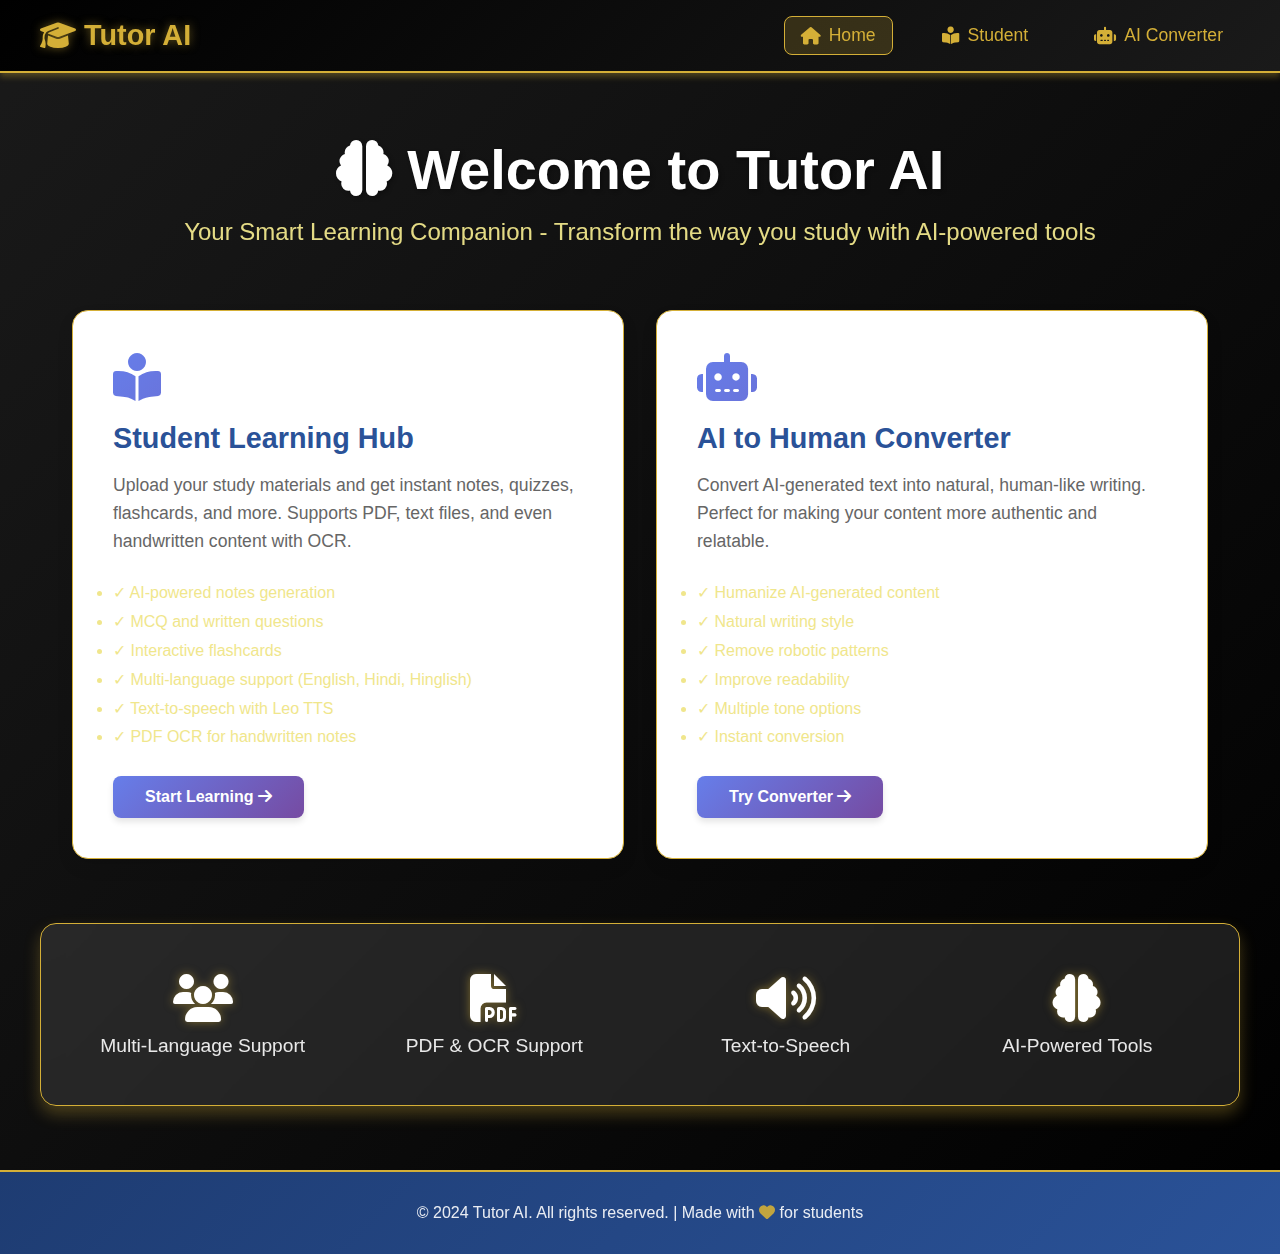
<file: index.html>
<!DOCTYPE html>
<html lang="en">
<head>
    <meta charset="UTF-8">
    <meta name="viewport" content="width=device-width, initial-scale=1.0">
    <title>Tutor AI - Smart Learning Platform</title>
    <link rel="stylesheet" href="https://cdnjs.cloudflare.com/ajax/libs/font-awesome/6.4.0/css/all.min.css">
    <link rel="stylesheet" href="theme-gold-black.css">
    <style>
        * {
            margin: 0;
            padding: 0;
            box-sizing: border-box;
        }
        
        body {
            font-family: 'Segoe UI', Tahoma, Geneva, Verdana, sans-serif;
            background: linear-gradient(135deg, #1a1a1a 0%, #000000 100%);
            min-height: 100vh;
        }
        
        /* Navigation Bar */
        nav {
            background: linear-gradient(135deg, #000000 0%, #1a1a1a 100%);
            padding: 1rem 2rem;
            box-shadow: 0 4px 6px rgba(212, 175, 55, 0.3);
            border-bottom: 2px solid #d4af37;
            position: sticky;
            top: 0;
            z-index: 1000;
        }
        
        .nav-container {
            max-width: 1200px;
            margin: 0 auto;
            display: flex;
            justify-content: space-between;
            align-items: center;
        }
        
        .logo {
            color: #d4af37;
            font-size: 1.8rem;
            font-weight: bold;
            text-decoration: none;
            display: flex;
            align-items: center;
            gap: 0.5rem;
            text-shadow: 0 0 10px rgba(212, 175, 55, 0.5);
        }
        
        .nav-links {
            display: flex;
            gap: 2rem;
            list-style: none;
        }
        
        .nav-links a {
            color: #d4af37;
            text-decoration: none;
            font-size: 1.1rem;
            padding: 0.5rem 1rem;
            border-radius: 8px;
            transition: all 0.3s ease;
            display: flex;
            align-items: center;
            gap: 0.5rem;
            border: 1px solid transparent;
        }
        
        .nav-links a:hover {
            background: rgba(212, 175, 55, 0.1);
            border-color: #d4af37;
            transform: translateY(-2px);
            box-shadow: 0 4px 8px rgba(212, 175, 55, 0.3);
        }
        
        .nav-links a.active {
            background: rgba(212, 175, 55, 0.2);
            border-color: #d4af37;
        }
        
        /* Hero Section */
        .hero {
            max-width: 1200px;
            margin: 4rem auto;
            padding: 0 2rem;
            text-align: center;
            color: white;
        }
        
        .hero h1 {
            font-size: 3.5rem;
            margin-bottom: 1rem;
            text-shadow: 2px 2px 4px rgba(0,0,0,0.3);
            animation: fadeInDown 1s ease;
        }
        
        .hero p {
            font-size: 1.5rem;
            margin-bottom: 3rem;
            opacity: 0.95;
            animation: fadeInUp 1s ease;
        }
        
        /* Features Grid */
        .features {
            max-width: 1200px;
            margin: 4rem auto;
            padding: 0 2rem;
            display: grid;
            grid-template-columns: repeat(auto-fit, minmax(350px, 1fr));
            gap: 2rem;
        }
        
        .feature-card {
            background: white;
            border-radius: 16px;
            padding: 2.5rem;
            box-shadow: 0 8px 16px rgba(0,0,0,0.1);
            transition: all 0.3s ease;
            animation: fadeIn 1s ease;
        }
        
        .feature-card:hover {
            transform: translateY(-8px);
            box-shadow: 0 12px 24px rgba(0,0,0,0.2);
        }
        
        .feature-icon {
            font-size: 3rem;
            margin-bottom: 1rem;
            background: linear-gradient(135deg, #667eea 0%, #764ba2 100%);
            -webkit-background-clip: text;
            -webkit-text-fill-color: transparent;
            background-clip: text;
        }
        
        .feature-card h3 {
            color: #2a5298;
            font-size: 1.8rem;
            margin-bottom: 1rem;
        }
        
        .feature-card p {
            color: #666;
            font-size: 1.1rem;
            line-height: 1.6;
            margin-bottom: 1.5rem;
        }
        
        .feature-btn {
            display: inline-block;
            padding: 0.75rem 2rem;
            background: linear-gradient(135deg, #667eea 0%, #764ba2 100%);
            color: white;
            text-decoration: none;
            border-radius: 8px;
            font-weight: 600;
            transition: all 0.3s ease;
            box-shadow: 0 4px 6px rgba(0,0,0,0.1);
        }
        
        .feature-btn:hover {
            transform: translateY(-2px);
            box-shadow: 0 6px 12px rgba(0,0,0,0.2);
        }
        
        /* Stats Section */
        .stats {
            max-width: 1200px;
            margin: 4rem auto;
            padding: 3rem 2rem;
            background: rgba(255, 255, 255, 0.1);
            border-radius: 16px;
            backdrop-filter: blur(10px);
            display: grid;
            grid-template-columns: repeat(auto-fit, minmax(200px, 1fr));
            gap: 2rem;
            text-align: center;
        }
        
        .stat-item h2 {
            color: white;
            font-size: 3rem;
            margin-bottom: 0.5rem;
        }
        
        .stat-item p {
            color: rgba(255, 255, 255, 0.9);
            font-size: 1.2rem;
        }
        
        /* Footer */
        footer {
            background: linear-gradient(135deg, #1e3c72 0%, #2a5298 100%);
            color: white;
            text-align: center;
            padding: 2rem;
            margin-top: 4rem;
        }
        
        footer p {
            font-size: 1rem;
            opacity: 0.9;
        }
        
        /* Animations */
        @keyframes fadeIn {
            from {
                opacity: 0;
                transform: translateY(20px);
            }
            to {
                opacity: 1;
                transform: translateY(0);
            }
        }
        
        @keyframes fadeInDown {
            from {
                opacity: 0;
                transform: translateY(-30px);
            }
            to {
                opacity: 1;
                transform: translateY(0);
            }
        }
        
        @keyframes fadeInUp {
            from {
                opacity: 0;
                transform: translateY(30px);
            }
            to {
                opacity: 1;
                transform: translateY(0);
            }
        }
        
        /* Responsive */
        @media (max-width: 768px) {
            .nav-links {
                gap: 1rem;
            }
            
            .nav-links a {
                font-size: 0.9rem;
                padding: 0.4rem 0.8rem;
            }
            
            .hero h1 {
                font-size: 2.5rem;
            }
            
            .hero p {
                font-size: 1.2rem;
            }
            
            .features {
                grid-template-columns: 1fr;
            }
            
            .stats {
                grid-template-columns: 1fr;
            }
        }
        
        /* Mobile Menu Toggle */
        .menu-toggle {
            display: none;
            background: none;
            border: none;
            color: white;
            font-size: 1.5rem;
            cursor: pointer;
        }
        
        @media (max-width: 768px) {
            .menu-toggle {
                display: block;
            }
            
            .nav-links {
                display: none;
                position: absolute;
                top: 100%;
                left: 0;
                right: 0;
                background: linear-gradient(135deg, #1e3c72 0%, #2a5298 100%);
                flex-direction: column;
                padding: 1rem;
                gap: 0.5rem;
            }
            
            .nav-links.active {
                display: flex;
            }
        }
    </style>
</head>
<body>
    <!-- Navigation -->
    <nav>
        <div class="nav-container">
            <a href="index.html" class="logo">
                <i class="fas fa-graduation-cap"></i>
                Tutor AI
            </a>
            <button class="menu-toggle" onclick="toggleMenu()">
                <i class="fas fa-bars"></i>
            </button>
            <ul class="nav-links" id="navLinks">
                <li><a href="index.html" class="active"><i class="fas fa-home"></i> Home</a></li>
                <li><a href="student.html"><i class="fas fa-book-reader"></i> Student</a></li>
                <li><a href="ai-converter.html"><i class="fas fa-robot"></i> AI Converter</a></li>
            </ul>
        </div>
    </nav>

    <!-- Hero Section -->
    <section class="hero">
        <h1><i class="fas fa-brain"></i> Welcome to Tutor AI</h1>
        <p>Your Smart Learning Companion - Transform the way you study with AI-powered tools</p>
    </section>

    <!-- Features Section -->
    <section class="features">
        <div class="feature-card">
            <div class="feature-icon">
                <i class="fas fa-book-reader"></i>
            </div>
            <h3>Student Learning Hub</h3>
            <p>Upload your study materials and get instant notes, quizzes, flashcards, and more. Supports PDF, text files, and even handwritten content with OCR.</p>
            <ul style="text-align: left; color: #666; margin-bottom: 1.5rem; line-height: 1.8;">
                <li>✓ AI-powered notes generation</li>
                <li>✓ MCQ and written questions</li>
                <li>✓ Interactive flashcards</li>
                <li>✓ Multi-language support (English, Hindi, Hinglish)</li>
                <li>✓ Text-to-speech with Leo TTS</li>
                <li>✓ PDF OCR for handwritten notes</li>
            </ul>
            <a href="student.html" class="feature-btn">Start Learning <i class="fas fa-arrow-right"></i></a>
        </div>

        <div class="feature-card">
            <div class="feature-icon">
                <i class="fas fa-robot"></i>
            </div>
            <h3>AI to Human Converter</h3>
            <p>Convert AI-generated text into natural, human-like writing. Perfect for making your content more authentic and relatable.</p>
            <ul style="text-align: left; color: #666; margin-bottom: 1.5rem; line-height: 1.8;">
                <li>✓ Humanize AI-generated content</li>
                <li>✓ Natural writing style</li>
                <li>✓ Remove robotic patterns</li>
                <li>✓ Improve readability</li>
                <li>✓ Multiple tone options</li>
                <li>✓ Instant conversion</li>
            </ul>
            <a href="ai-converter.html" class="feature-btn">Try Converter <i class="fas fa-arrow-right"></i></a>
        </div>
    </section>

    <!-- Stats Section -->
    <section class="stats">
        <div class="stat-item">
            <h2><i class="fas fa-users"></i></h2>
            <p>Multi-Language Support</p>
        </div>
        <div class="stat-item">
            <h2><i class="fas fa-file-pdf"></i></h2>
            <p>PDF & OCR Support</p>
        </div>
        <div class="stat-item">
            <h2><i class="fas fa-volume-up"></i></h2>
            <p>Text-to-Speech</p>
        </div>
        <div class="stat-item">
            <h2><i class="fas fa-brain"></i></h2>
            <p>AI-Powered Tools</p>
        </div>
    </section>

    <!-- Footer -->
    <footer>
        <p>&copy; 2024 Tutor AI. All rights reserved. | Made with <i class="fas fa-heart" style="color: #ff6b6b;"></i> for students</p>
    </footer>

    <script>
        function toggleMenu() {
            const navLinks = document.getElementById('navLinks');
            navLinks.classList.toggle('active');
        }
        
        // Close menu when clicking outside
        document.addEventListener('click', function(event) {
            const nav = document.querySelector('nav');
            const navLinks = document.getElementById('navLinks');
            const menuToggle = document.querySelector('.menu-toggle');
            
            if (!nav.contains(event.target) && navLinks.classList.contains('active')) {
                navLinks.classList.remove('active');
            }
        });
    </script>
</body>
</html>
</file>
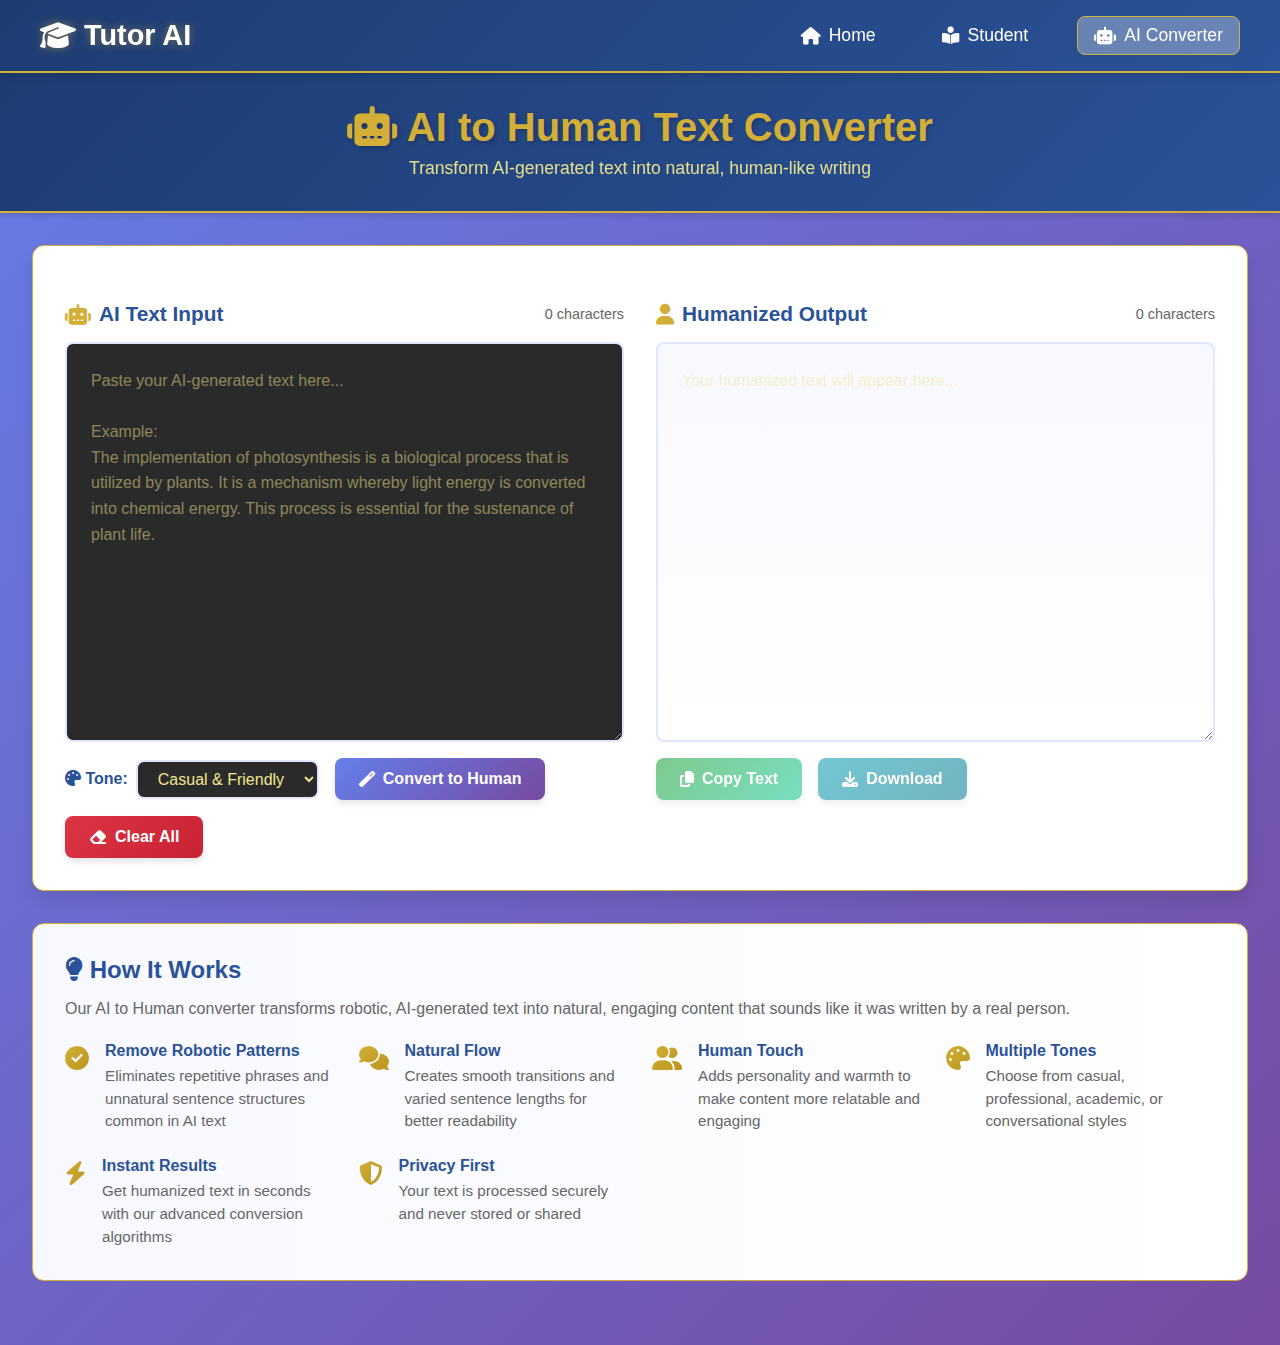
<file: ai-converter.html>
<!DOCTYPE html>
<html lang="en">
<head>
    <meta charset="UTF-8">
    <meta name="viewport" content="width=device-width, initial-scale=1.0">
    <title>AI to Human Text Converter - Tutor AI</title>
    <link rel="stylesheet" href="https://cdnjs.cloudflare.com/ajax/libs/font-awesome/6.4.0/css/all.min.css">
    <link rel="stylesheet" href="theme-gold-black.css">
    <style>
        * {
            margin: 0;
            padding: 0;
            box-sizing: border-box;
        }
        
        body {
            font-family: 'Segoe UI', Tahoma, Geneva, Verdana, sans-serif;
            background: linear-gradient(135deg, #667eea 0%, #764ba2 100%);
            min-height: 100vh;
        }
        
        /* Navigation Bar */
        nav {
            background: linear-gradient(135deg, #1e3c72 0%, #2a5298 100%);
            padding: 1rem 2rem;
            box-shadow: 0 4px 6px rgba(0,0,0,0.1);
            position: sticky;
            top: 0;
            z-index: 1000;
        }
        
        .nav-container {
            max-width: 1200px;
            margin: 0 auto;
            display: flex;
            justify-content: space-between;
            align-items: center;
        }
        
        .logo {
            color: white;
            font-size: 1.8rem;
            font-weight: bold;
            text-decoration: none;
            display: flex;
            align-items: center;
            gap: 0.5rem;
        }
        
        .nav-links {
            display: flex;
            gap: 2rem;
            list-style: none;
        }
        
        .nav-links a {
            color: white;
            text-decoration: none;
            font-size: 1.1rem;
            padding: 0.5rem 1rem;
            border-radius: 8px;
            transition: all 0.3s ease;
            display: flex;
            align-items: center;
            gap: 0.5rem;
        }
        
        .nav-links a:hover {
            background: rgba(255, 255, 255, 0.2);
            transform: translateY(-2px);
        }
        
        .nav-links a.active {
            background: rgba(255, 255, 255, 0.3);
        }
        
        .menu-toggle {
            display: none;
            background: none;
            border: none;
            color: white;
            font-size: 1.5rem;
            cursor: pointer;
        }
        
        header {
            background: linear-gradient(135deg, #1e3c72 0%, #2a5298 100%);
            color: white;
            text-align: center;
            padding: 2rem 1rem;
            box-shadow: 0 4px 6px rgba(0,0,0,0.1);
        }
        
        header h1 {
            font-size: 2.5rem;
            margin-bottom: 0.5rem;
            text-shadow: 2px 2px 4px rgba(0,0,0,0.2);
        }
        
        header p {
            font-size: 1.1rem;
            opacity: 0.95;
        }
        
        .container {
            max-width: 1400px;
            margin: 2rem auto;
            padding: 0 2rem 2rem 2rem;
        }
        
        .converter-section {
            background: white;
            border-radius: 12px;
            padding: 2rem;
            box-shadow: 0 8px 16px rgba(0,0,0,0.1);
            margin-bottom: 2rem;
        }
        
        .converter-grid {
            display: grid;
            grid-template-columns: 1fr 1fr;
            gap: 2rem;
            margin-top: 1.5rem;
        }
        
        .input-section, .output-section {
            display: flex;
            flex-direction: column;
        }
        
        .section-header {
            display: flex;
            justify-content: space-between;
            align-items: center;
            margin-bottom: 1rem;
        }
        
        .section-header h3 {
            color: #2a5298;
            font-size: 1.3rem;
            display: flex;
            align-items: center;
            gap: 0.5rem;
        }
        
        .char-count {
            color: #666;
            font-size: 0.9rem;
        }
        
        textarea {
            width: 100%;
            min-height: 400px;
            padding: 1.5rem;
            border: 2px solid #e0e7ff;
            border-radius: 8px;
            font-size: 1rem;
            font-family: 'Segoe UI', Tahoma, Geneva, Verdana, sans-serif;
            line-height: 1.6;
            resize: vertical;
            transition: border-color 0.3s ease;
        }
        
        textarea:focus {
            outline: none;
            border-color: #667eea;
            box-shadow: 0 0 0 3px rgba(102, 126, 234, 0.1);
        }
        
        #outputText {
            background: linear-gradient(to bottom, #f8f9ff 0%, #ffffff 100%);
        }
        
        .controls {
            display: flex;
            gap: 1rem;
            margin-top: 1rem;
            flex-wrap: wrap;
        }
        
        .tone-selector {
            display: flex;
            gap: 0.5rem;
            align-items: center;
            flex-wrap: wrap;
        }
        
        .tone-selector label {
            color: #2a5298;
            font-weight: 600;
        }
        
        .tone-selector select {
            padding: 0.5rem 1rem;
            border: 2px solid #e0e7ff;
            border-radius: 8px;
            font-size: 1rem;
            cursor: pointer;
            transition: all 0.3s ease;
        }
        
        .tone-selector select:focus {
            outline: none;
            border-color: #667eea;
        }
        
        button {
            padding: 0.75rem 1.5rem;
            background: linear-gradient(135deg, #667eea 0%, #764ba2 100%);
            color: white;
            border: none;
            cursor: pointer;
            border-radius: 8px;
            font-size: 1rem;
            font-weight: 600;
            transition: all 0.3s ease;
            box-shadow: 0 4px 6px rgba(0,0,0,0.1);
            display: flex;
            align-items: center;
            gap: 0.5rem;
        }
        
        button:hover {
            transform: translateY(-2px);
            box-shadow: 0 6px 12px rgba(0,0,0,0.2);
        }
        
        button:active {
            transform: translateY(0);
        }
        
        button:disabled {
            opacity: 0.6;
            cursor: not-allowed;
            transform: none;
        }
        
        .convert-btn {
            background: linear-gradient(135deg, #667eea 0%, #764ba2 100%);
        }
        
        .copy-btn {
            background: linear-gradient(135deg, #28a745 0%, #20c997 100%);
        }
        
        .clear-btn {
            background: linear-gradient(135deg, #dc3545 0%, #c82333 100%);
        }
        
        .download-btn {
            background: linear-gradient(135deg, #17a2b8 0%, #138496 100%);
        }
        
        .features-info {
            background: linear-gradient(to right, #f8f9ff 0%, #ffffff 100%);
            border-radius: 12px;
            padding: 2rem;
            margin-top: 2rem;
        }
        
        .features-info h3 {
            color: #2a5298;
            margin-bottom: 1rem;
            font-size: 1.5rem;
        }
        
        .features-grid {
            display: grid;
            grid-template-columns: repeat(auto-fit, minmax(250px, 1fr));
            gap: 1.5rem;
            margin-top: 1.5rem;
        }
        
        .feature-item {
            display: flex;
            align-items: start;
            gap: 1rem;
        }
        
        .feature-icon {
            font-size: 1.5rem;
            color: #667eea;
            margin-top: 0.2rem;
        }
        
        .feature-text h4 {
            color: #2a5298;
            margin-bottom: 0.3rem;
        }
        
        .feature-text p {
            color: #666;
            font-size: 0.95rem;
            line-height: 1.5;
        }
        
        .loading {
            display: none;
            text-align: center;
            padding: 2rem;
            color: #667eea;
        }
        
        .loading.active {
            display: block;
        }
        
        .spinner {
            border: 4px solid #f3f3f3;
            border-top: 4px solid #667eea;
            border-radius: 50%;
            width: 40px;
            height: 40px;
            animation: spin 1s linear infinite;
            margin: 0 auto 1rem;
        }
        
        @keyframes spin {
            0% { transform: rotate(0deg); }
            100% { transform: rotate(360deg); }
        }
        
        .success-message {
            background: #d4edda;
            color: #155724;
            padding: 1rem;
            border-radius: 8px;
            margin-top: 1rem;
            display: none;
            border-left: 4px solid #28a745;
        }
        
        .success-message.active {
            display: block;
            animation: fadeIn 0.3s ease;
        }
        
        @keyframes fadeIn {
            from {
                opacity: 0;
                transform: translateY(-10px);
            }
            to {
                opacity: 1;
                transform: translateY(0);
            }
        }
        
        /* Responsive */
        @media (max-width: 768px) {
            .menu-toggle {
                display: block;
            }
            
            .nav-links {
                display: none;
                position: absolute;
                top: 100%;
                left: 0;
                right: 0;
                background: linear-gradient(135deg, #1e3c72 0%, #2a5298 100%);
                flex-direction: column;
                padding: 1rem;
                gap: 0.5rem;
            }
            
            .nav-links.active {
                display: flex;
            }
            
            header h1 {
                font-size: 2rem;
            }
            
            .converter-grid {
                grid-template-columns: 1fr;
            }
            
            .controls {
                flex-direction: column;
            }
            
            .tone-selector {
                width: 100%;
            }
            
            .tone-selector select {
                flex: 1;
            }
            
            button {
                width: 100%;
                justify-content: center;
            }
            
            .features-grid {
                grid-template-columns: 1fr;
            }
        }
    </style>
</head>
<body>
    <!-- Navigation -->
    <nav>
        <div class="nav-container">
            <a href="index.html" class="logo">
                <i class="fas fa-graduation-cap"></i>
                Tutor AI
            </a>
            <button class="menu-toggle" onclick="toggleMenu()">
                <i class="fas fa-bars"></i>
            </button>
            <ul class="nav-links" id="navLinks">
                <li><a href="index.html"><i class="fas fa-home"></i> Home</a></li>
                <li><a href="student.html"><i class="fas fa-book-reader"></i> Student</a></li>
                <li><a href="ai-converter.html" class="active"><i class="fas fa-robot"></i> AI Converter</a></li>
            </ul>
        </div>
    </nav>

    <header>
        <h1><i class="fas fa-robot"></i> AI to Human Text Converter</h1>
        <p>Transform AI-generated text into natural, human-like writing</p>
    </header>

    <div class="container">
        <div class="converter-section">
            <div class="converter-grid">
                <div class="input-section">
                    <div class="section-header">
                        <h3><i class="fas fa-robot"></i> AI Text Input</h3>
                        <span class="char-count" id="inputCount">0 characters</span>
                    </div>
                    <textarea 
                        id="inputText" 
                        placeholder="Paste your AI-generated text here...&#10;&#10;Example:&#10;The implementation of photosynthesis is a biological process that is utilized by plants. It is a mechanism whereby light energy is converted into chemical energy. This process is essential for the sustenance of plant life."
                        oninput="updateCharCount()"
                    ></textarea>
                    <div class="controls">
                        <div class="tone-selector">
                            <label for="toneSelect"><i class="fas fa-palette"></i> Tone:</label>
                            <select id="toneSelect">
                                <option value="casual">Casual & Friendly</option>
                                <option value="professional">Professional</option>
                                <option value="academic">Academic</option>
                                <option value="conversational">Conversational</option>
                                <option value="simple">Simple & Clear</option>
                            </select>
                        </div>
                        <button class="convert-btn" onclick="convertText()">
                            <i class="fas fa-magic"></i> Convert to Human
                        </button>
                        <button class="clear-btn" onclick="clearAll()">
                            <i class="fas fa-eraser"></i> Clear All
                        </button>
                    </div>
                </div>

                <div class="output-section">
                    <div class="section-header">
                        <h3><i class="fas fa-user"></i> Humanized Output</h3>
                        <span class="char-count" id="outputCount">0 characters</span>
                    </div>
                    <textarea 
                        id="outputText" 
                        placeholder="Your humanized text will appear here..."
                        readonly
                    ></textarea>
                    <div class="controls">
                        <button class="copy-btn" onclick="copyOutput()" id="copyBtn" disabled>
                            <i class="fas fa-copy"></i> Copy Text
                        </button>
                        <button class="download-btn" onclick="downloadOutput()" id="downloadBtn" disabled>
                            <i class="fas fa-download"></i> Download
                        </button>
                    </div>
                    <div class="success-message" id="successMessage">
                        <i class="fas fa-check-circle"></i> Text copied to clipboard!
                    </div>
                </div>
            </div>

            <div class="loading" id="loading">
                <div class="spinner"></div>
                <p>Converting your text to human-like writing...</p>
            </div>
        </div>

        <div class="features-info">
            <h3><i class="fas fa-lightbulb"></i> How It Works</h3>
            <p style="color: #666; margin-bottom: 1.5rem;">Our AI to Human converter transforms robotic, AI-generated text into natural, engaging content that sounds like it was written by a real person.</p>
            
            <div class="features-grid">
                <div class="feature-item">
                    <div class="feature-icon"><i class="fas fa-check-circle"></i></div>
                    <div class="feature-text">
                        <h4>Remove Robotic Patterns</h4>
                        <p>Eliminates repetitive phrases and unnatural sentence structures common in AI text</p>
                    </div>
                </div>
                
                <div class="feature-item">
                    <div class="feature-icon"><i class="fas fa-comments"></i></div>
                    <div class="feature-text">
                        <h4>Natural Flow</h4>
                        <p>Creates smooth transitions and varied sentence lengths for better readability</p>
                    </div>
                </div>
                
                <div class="feature-item">
                    <div class="feature-icon"><i class="fas fa-user-friends"></i></div>
                    <div class="feature-text">
                        <h4>Human Touch</h4>
                        <p>Adds personality and warmth to make content more relatable and engaging</p>
                    </div>
                </div>
                
                <div class="feature-item">
                    <div class="feature-icon"><i class="fas fa-palette"></i></div>
                    <div class="feature-text">
                        <h4>Multiple Tones</h4>
                        <p>Choose from casual, professional, academic, or conversational styles</p>
                    </div>
                </div>
                
                <div class="feature-item">
                    <div class="feature-icon"><i class="fas fa-bolt"></i></div>
                    <div class="feature-text">
                        <h4>Instant Results</h4>
                        <p>Get humanized text in seconds with our advanced conversion algorithms</p>
                    </div>
                </div>
                
                <div class="feature-item">
                    <div class="feature-icon"><i class="fas fa-shield-alt"></i></div>
                    <div class="feature-text">
                        <h4>Privacy First</h4>
                        <p>Your text is processed securely and never stored or shared</p>
                    </div>
                </div>
            </div>
        </div>
    </div>

    <script>
        function toggleMenu() {
            const navLinks = document.getElementById('navLinks');
            navLinks.classList.toggle('active');
        }
        
        // Close menu when clicking outside
        document.addEventListener('click', function(event) {
            const nav = document.querySelector('nav');
            const navLinks = document.getElementById('navLinks');
            
            if (!nav.contains(event.target) && navLinks.classList.contains('active')) {
                navLinks.classList.remove('active');
            }
        });
        
        function updateCharCount() {
            const inputText = document.getElementById('inputText').value;
            const outputText = document.getElementById('outputText').value;
            
            document.getElementById('inputCount').textContent = `${inputText.length} characters`;
            document.getElementById('outputCount').textContent = `${outputText.length} characters`;
        }
        
        function convertText() {
            const inputText = document.getElementById('inputText').value.trim();
            const tone = document.getElementById('toneSelect').value;
            
            if (!inputText) {
                alert('Please enter some text to convert!');
                return;
            }
            
            // Show loading
            document.getElementById('loading').classList.add('active');
            document.getElementById('outputText').value = '';
            document.getElementById('copyBtn').disabled = true;
            document.getElementById('downloadBtn').disabled = true;
            
            // Simulate conversion (replace with actual API call if needed)
            setTimeout(() => {
                const humanizedText = humanizeText(inputText, tone);
                document.getElementById('outputText').value = humanizedText;
                document.getElementById('loading').classList.remove('active');
                document.getElementById('copyBtn').disabled = false;
                document.getElementById('downloadBtn').disabled = false;
                updateCharCount();
            }, 1500);
        }
        
        function humanizeText(text, tone) {
            // Advanced humanization algorithm
            let humanized = text;
            
            // Remove overly formal phrases
            const formalReplacements = {
                'utilize': 'use',
                'implement': 'use',
                'facilitate': 'help',
                'in order to': 'to',
                'due to the fact that': 'because',
                'at this point in time': 'now',
                'for the purpose of': 'to',
                'in the event that': 'if',
                'with regard to': 'about',
                'in accordance with': 'following',
                'subsequent to': 'after',
                'prior to': 'before',
                'in close proximity to': 'near',
                'is able to': 'can',
                'has the ability to': 'can',
                'it is important to note that': '',
                'it should be noted that': '',
                'it is worth mentioning that': '',
                'one can observe that': '',
                'it can be seen that': '',
                'the implementation of': '',
                'the utilization of': 'using',
                'a number of': 'several',
                'a majority of': 'most',
                'in the process of': 'while',
                'during the course of': 'during',
                'in the near future': 'soon',
                'at the present time': 'now',
                'in today\'s society': 'today',
                'it is essential to': 'you should',
                'it is necessary to': 'you need to',
                'one must': 'you should',
                'individuals': 'people',
                'persons': 'people',
                'commence': 'start',
                'terminate': 'end',
                'purchase': 'buy',
                'obtain': 'get',
                'assist': 'help',
                'endeavor': 'try',
                'attempt to': 'try to',
                'in addition': 'also',
                'furthermore': 'also',
                'moreover': 'also',
                'consequently': 'so',
                'therefore': 'so',
                'thus': 'so',
                'hence': 'so',
                'whereby': 'where',
                'wherein': 'where',
                'mechanism': 'way',
                'methodology': 'method',
                'sustenance': 'survival',
                'biological process': 'process',
                'is utilized by': 'is used by'
            };
            
            // Apply replacements
            for (const [formal, casual] of Object.entries(formalReplacements)) {
                const regex = new RegExp(formal, 'gi');
                humanized = humanized.replace(regex, casual);
            }
            
            // Remove passive voice patterns
            humanized = humanized.replace(/is (\w+ed) by/gi, (match, verb) => {
                return verb.replace(/ed$/, 's');
            });
            
            // Simplify complex sentences
            humanized = humanized.replace(/\. It is/g, '. This is');
            humanized = humanized.replace(/\. This is a/g, '. This');
            
            // Add contractions based on tone
            if (tone === 'casual' || tone === 'conversational') {
                humanized = humanized.replace(/\b(do|does|did) not\b/gi, "don't");
                humanized = humanized.replace(/\bis not\b/gi, "isn't");
                humanized = humanized.replace(/\bare not\b/gi, "aren't");
                humanized = humanized.replace(/\bwas not\b/gi, "wasn't");
                humanized = humanized.replace(/\bwere not\b/gi, "weren't");
                humanized = humanized.replace(/\bhas not\b/gi, "hasn't");
                humanized = humanized.replace(/\bhave not\b/gi, "haven't");
                humanized = humanized.replace(/\bwill not\b/gi, "won't");
                humanized = humanized.replace(/\bcannot\b/gi, "can't");
                humanized = humanized.replace(/\bshould not\b/gi, "shouldn't");
                humanized = humanized.replace(/\bwould not\b/gi, "wouldn't");
                humanized = humanized.replace(/\bit is\b/gi, "it's");
                humanized = humanized.replace(/\bthat is\b/gi, "that's");
                humanized = humanized.replace(/\bwhat is\b/gi, "what's");
                humanized = humanized.replace(/\bwho is\b/gi, "who's");
                humanized = humanized.replace(/\bthey are\b/gi, "they're");
                humanized = humanized.replace(/\bwe are\b/gi, "we're");
                humanized = humanized.replace(/\byou are\b/gi, "you're");
            }
            
            // Add tone-specific modifications
            if (tone === 'casual') {
                humanized = humanized.replace(/\bHowever,/g, 'But');
                humanized = humanized.replace(/\bNevertheless,/g, 'Still,');
                humanized = humanized.replace(/\bAdditionally,/g, 'Plus,');
            } else if (tone === 'conversational') {
                humanized = humanized.replace(/^/, 'You know, ');
                humanized = humanized.replace(/\. /g, '. Well, ');
                humanized = humanized.replace(/\. Well, Well, /g, '. ');
            } else if (tone === 'simple') {
                // Break long sentences
                humanized = humanized.replace(/(\w+), which (\w+)/g, '$1. It $2');
                humanized = humanized.replace(/(\w+), and (\w+)/g, '$1. Also, $2');
            }
            
            // Clean up multiple spaces and punctuation
            humanized = humanized.replace(/\s+/g, ' ');
            humanized = humanized.replace(/\s+\./g, '.');
            humanized = humanized.replace(/\.\s*\./g, '.');
            humanized = humanized.replace(/\s+,/g, ',');
            
            // Capitalize first letter after period
            humanized = humanized.replace(/\.\s+(\w)/g, (match, letter) => {
                return '. ' + letter.toUpperCase();
            });
            
            // Ensure first letter is capitalized
            humanized = humanized.charAt(0).toUpperCase() + humanized.slice(1);
            
            return humanized.trim();
        }
        
        function copyOutput() {
            const outputText = document.getElementById('outputText').value;
            
            if (!outputText) {
                alert('No text to copy!');
                return;
            }
            
            // Modern clipboard API
            if (navigator.clipboard && navigator.clipboard.writeText) {
                navigator.clipboard.writeText(outputText).then(() => {
                    showSuccessMessage();
                }).catch(err => {
                    console.error('Failed to copy:', err);
                    fallbackCopy(outputText);
                });
            } else {
                fallbackCopy(outputText);
            }
        }
        
        function fallbackCopy(text) {
            const textarea = document.getElementById('outputText');
            textarea.select();
            textarea.setSelectionRange(0, 99999); // For mobile
            
            try {
                document.execCommand('copy');
                showSuccessMessage();
            } catch (err) {
                alert('Failed to copy text. Please copy manually.');
            }
        }
        
        function showSuccessMessage() {
            const message = document.getElementById('successMessage');
            message.classList.add('active');
            setTimeout(() => {
                message.classList.remove('active');
            }, 3000);
        }
        
        function downloadOutput() {
            const outputText = document.getElementById('outputText').value;
            
            if (!outputText) {
                alert('No text to download!');
                return;
            }
            
            const blob = new Blob([outputText], { type: 'text/plain;charset=utf-8' });
            const url = URL.createObjectURL(blob);
            const a = document.createElement('a');
            a.href = url;
            a.download = `humanized-text-${Date.now()}.txt`;
            document.body.appendChild(a);
            a.click();
            document.body.removeChild(a);
            URL.revokeObjectURL(url);
        }
        
        function clearAll() {
            if (confirm('Are you sure you want to clear all text?')) {
                document.getElementById('inputText').value = '';
                document.getElementById('outputText').value = '';
                document.getElementById('copyBtn').disabled = true;
                document.getElementById('downloadBtn').disabled = true;
                updateCharCount();
            }
        }
        
        // Initialize
        updateCharCount();
    </script>
</body>
</html>
</file>
<file: theme-gold-black.css>
/* Gold and Black Theme for Tutor AI */

/* Color Variables */
:root {
    --primary-gold: #d4af37;
    --light-gold: #f0e68c;
    --dark-gold: #b8941e;
    --black: #000000;
    --dark-gray: #1a1a1a;
    --medium-gray: #2a2a2a;
    --light-gray: #3a3a3a;
    --gold-glow: rgba(212, 175, 55, 0.5);
    --gold-shadow: rgba(212, 175, 55, 0.3);
}

/* Global Styles */
body {
    background: linear-gradient(135deg, var(--dark-gray) 0%, var(--black) 100%);
}

/* Navigation */
nav {
    background: linear-gradient(135deg, var(--black) 0%, var(--dark-gray) 100%);
    box-shadow: 0 4px 6px var(--gold-shadow);
    border-bottom: 2px solid var(--primary-gold);
}

.logo {
    color: var(--primary-gold);
    text-shadow: 0 0 10px var(--gold-glow);
}

.nav-links a {
    color: var(--primary-gold);
    border: 1px solid transparent;
}

.nav-links a:hover {
    background: rgba(212, 175, 55, 0.1);
    border-color: var(--primary-gold);
    box-shadow: 0 4px 8px var(--gold-shadow);
}

.nav-links a.active {
    background: rgba(212, 175, 55, 0.2);
    border-color: var(--primary-gold);
}

.menu-toggle {
    color: var(--primary-gold);
}

/* Hero Section */
.hero {
    color: var(--primary-gold);
}

.hero h1 {
    text-shadow: 0 0 20px var(--gold-glow);
}

.hero p {
    color: var(--light-gold);
}

/* Header */
header {
    background: linear-gradient(135deg, var(--black) 0%, var(--dark-gray) 100%);
    border-bottom: 2px solid var(--primary-gold);
    box-shadow: 0 4px 6px var(--gold-shadow);
}

header h1 {
    color: var(--primary-gold);
    text-shadow: 0 0 20px var(--gold-glow);
}

header p {
    color: var(--light-gold);
}

/* Cards and Sections */
.feature-card, .converter-section, .upload-section, .notes, .quiz, .flashcards, .chat {
    background: linear-gradient(135deg, var(--dark-gray) 0%, var(--medium-gray) 100%);
    border: 1px solid var(--primary-gold);
    box-shadow: 0 8px 16px var(--gold-shadow);
}

.feature-card:hover, .notes:hover, .quiz:hover, .flashcards:hover {
    box-shadow: 0 12px 24px var(--gold-shadow);
    border-color: var(--light-gold);
}

.feature-card h3, .notes h3, .quiz h3, .flashcards h3, .chat h3, .section-header h3 {
    color: var(--primary-gold);
    border-bottom-color: var(--primary-gold);
}

.feature-card p, .feature-text p {
    color: var(--light-gold);
}

.feature-card ul li {
    color: var(--light-gold);
}

/* Feature Icon */
.feature-icon {
    background: linear-gradient(135deg, var(--primary-gold) 0%, var(--dark-gold) 100%);
    -webkit-background-clip: text;
    -webkit-text-fill-color: transparent;
    background-clip: text;
}

/* Buttons */
button, .feature-btn {
    background: linear-gradient(135deg, var(--primary-gold) 0%, var(--dark-gold) 100%);
    color: var(--black);
    font-weight: 700;
    box-shadow: 0 4px 6px var(--gold-shadow);
}

button:hover, .feature-btn:hover {
    box-shadow: 0 6px 12px var(--gold-shadow);
    filter: brightness(1.1);
}

.copy-btn {
    background: linear-gradient(135deg, #28a745 0%, #20c997 100%);
    color: white;
}

.clear-btn {
    background: linear-gradient(135deg, #dc3545 0%, #c82333 100%);
    color: white;
}

.download-btn {
    background: linear-gradient(135deg, #17a2b8 0%, #138496 100%);
    color: white;
}

/* Stats Section */
.stats {
    background: rgba(212, 175, 55, 0.1);
    border: 1px solid var(--primary-gold);
    box-shadow: 0 8px 16px var(--gold-shadow);
}

.stat-item h2 {
    color: var(--primary-gold);
    text-shadow: 0 0 10px var(--gold-glow);
}

.stat-item p {
    color: var(--light-gold);
}

/* Text Areas and Inputs */
textarea, #chatInput, #fileInput, .tone-selector select {
    background: var(--medium-gray);
    border: 2px solid var(--primary-gold);
    color: var(--light-gold);
}

textarea:focus, #chatInput:focus, .tone-selector select:focus {
    border-color: var(--light-gold);
    box-shadow: 0 0 0 3px var(--gold-shadow);
}

textarea::placeholder, #chatInput::placeholder {
    color: rgba(240, 230, 140, 0.5);
}

#notesContent, #mcqContent, #writtenContent {
    background: #ffffff !important; /* White background for readability */
    border-color: var(--primary-gold);
    color: #000000 !important; /* Black text for maximum readability */
    font-size: 1.05rem;
    line-height: 1.8;
}

#outputText {
    background: linear-gradient(to bottom, var(--medium-gray) 0%, var(--dark-gray) 100%);
    color: var(--light-gold);
}

/* Scrollbars */
::-webkit-scrollbar-track {
    background: var(--dark-gray);
}

::-webkit-scrollbar-thumb {
    background: var(--primary-gold);
}

::-webkit-scrollbar-thumb:hover {
    background: var(--light-gold);
}

/* Flashcards */
.flashcard-front {
    background: linear-gradient(135deg, var(--primary-gold) 0%, var(--dark-gold) 100%);
    color: var(--black);
}

.flashcard-back {
    background: linear-gradient(135deg, var(--dark-gold) 0%, #8b7500 100%);
    color: var(--light-gold);
}

/* Progress Bar */
#progressBar {
    background: linear-gradient(90deg, var(--primary-gold) 0%, var(--dark-gold) 100%);
}

#ocrProgress > div {
    background: var(--dark-gray);
    border: 1px solid var(--primary-gold);
}

/* Language Toggle */
.language-toggle button {
    background: linear-gradient(135deg, var(--primary-gold) 0%, var(--dark-gold) 100%);
    color: var(--black);
    font-weight: 700;
}

.language-toggle button:hover {
    filter: brightness(1.1);
}

/* Chat Messages */
.chat-messages {
    background: #ffffff !important; /* White background */
    border-color: var(--primary-gold);
    color: #000000 !important; /* Black text */
    font-size: 1rem;
    line-height: 1.6;
}

/* Features Info */
.features-info {
    background: linear-gradient(to right, var(--medium-gray) 0%, var(--dark-gray) 100%);
    border: 1px solid var(--primary-gold);
}

.features-info h3 {
    color: var(--primary-gold);
}

.features-info p {
    color: var(--light-gold);
}

.feature-item h4 {
    color: var(--primary-gold);
}

/* Character Count */
.char-count {
    color: var(--light-gold);
}

/* Loading */
.loading {
    color: var(--primary-gold);
}

.spinner {
    border-color: var(--dark-gray);
    border-top-color: var(--primary-gold);
}

/* Success Message */
.success-message {
    background: rgba(212, 175, 55, 0.2);
    color: var(--light-gold);
    border-left-color: var(--primary-gold);
}

/* Footer */
footer {
    background: linear-gradient(135deg, var(--black) 0%, var(--dark-gray) 100%);
    color: var(--light-gold);
    border-top: 2px solid var(--primary-gold);
}

/* Tone Selector Label */
.tone-selector label {
    color: var(--primary-gold);
}

/* Loading Status */
#loadingStatus {
    color: var(--light-gold);
}

#loadingStatus.success {
    color: var(--primary-gold);
}

/* Mobile Menu */
@media (max-width: 768px) {
    .nav-links {
        background: linear-gradient(135deg, var(--black) 0%, var(--dark-gray) 100%);
        border-top: 2px solid var(--primary-gold);
    }
}

/* Read Button States */
#readNotesBtn {
    background: linear-gradient(135deg, #6f42c1 0%, #5a32a3 100%);
}

/* Additional Text Colors */
.upload-section h2 {
    color: var(--primary-gold);
}

.section-header h3 i {
    color: var(--primary-gold);
}

/* Heart Icon */
.fa-heart {
    color: var(--primary-gold) !important;
}


/* Mind Map Styles */
.mindmap {
    background: linear-gradient(135deg, var(--dark-gray) 0%, var(--medium-gray) 100%);
    border: 1px solid var(--primary-gold);
    box-shadow: 0 8px 16px var(--gold-shadow);
    grid-column: 1 / -1;
}

.mindmap:hover {
    box-shadow: 0 12px 24px var(--gold-shadow);
    border-color: var(--light-gold);
}

.mindmap h3 {
    color: var(--primary-gold);
    border-bottom-color: var(--primary-gold);
}

#mindmapCanvas {
    border: 2px solid var(--primary-gold);
    background: var(--black);
    box-shadow: 0 4px 8px var(--gold-shadow);
}

#mindmapContainer {
    background: var(--dark-gray);
    padding: 1rem;
    border-radius: 8px;
    border: 1px solid var(--primary-gold);
}


/* File Input - Make filename text black for visibility */
#fileInput {
    color: #000000 !important;
    background: #f0e68c !important;
    font-weight: 600;
}

#fileInput::file-selector-button {
    background: linear-gradient(135deg, var(--primary-gold) 0%, var(--dark-gold) 100%);
    color: #000000;
    border: none;
    padding: 0.5rem 1rem;
    border-radius: 6px;
    cursor: pointer;
    font-weight: 700;
    margin-right: 1rem;
}

#fileInput::file-selector-button:hover {
    filter: brightness(1.1);
}

/* Loading Status - Better visibility */
#loadingStatus {
    color: #f0e68c !important;
    background: rgba(26, 26, 26, 0.8);
    padding: 1rem;
    border-radius: 8px;
    border: 1px solid var(--primary-gold);
}

#loadingStatus small {
    color: #d4af37;
}
</file>
